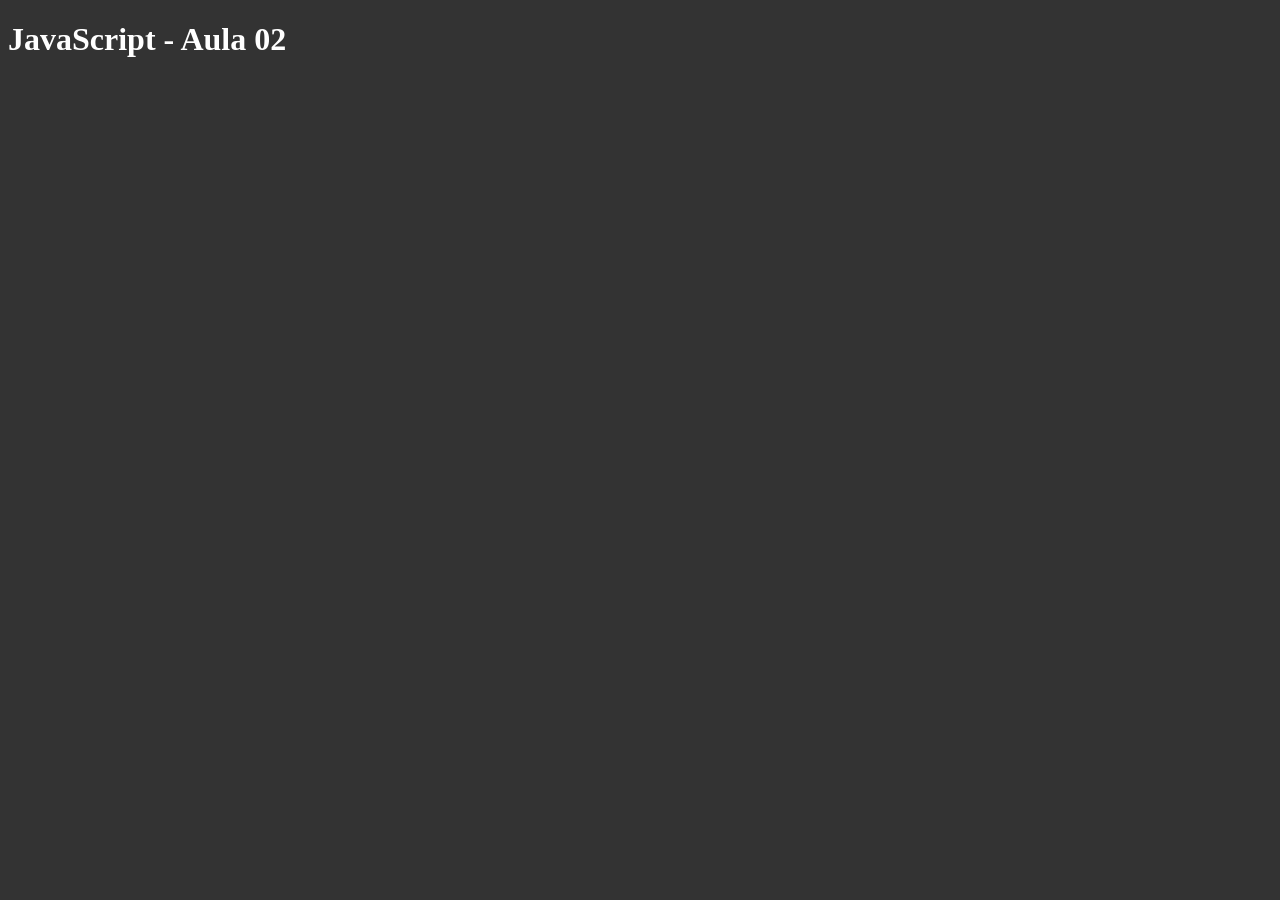
<file: 12-05-2026/index.html>
<!DOCTYPE html>
<html>
<head>
    <meta charset='utf-8'>
    <meta http-equiv='X-UA-Compatible' content='IE=edge'>
    <title>JS - Aula 02</title>
    <meta name='viewport' content='width=device-width, initial-scale=1'>
    <link rel='stylesheet' type='text/css' media='screen' href='main.css'>
    <!-- <script src='main.js'></script> -->
     <script>
        // exemplo de toFixed(2)
        const number1 = 2.4579
        const resultado = number1.toFixed(2);
        console.log("Resultado: " + resultado); 
     </script>
</head>
<body>
    <h1>JavaScript - Aula 02</h1>
</body>
</html>
</file>
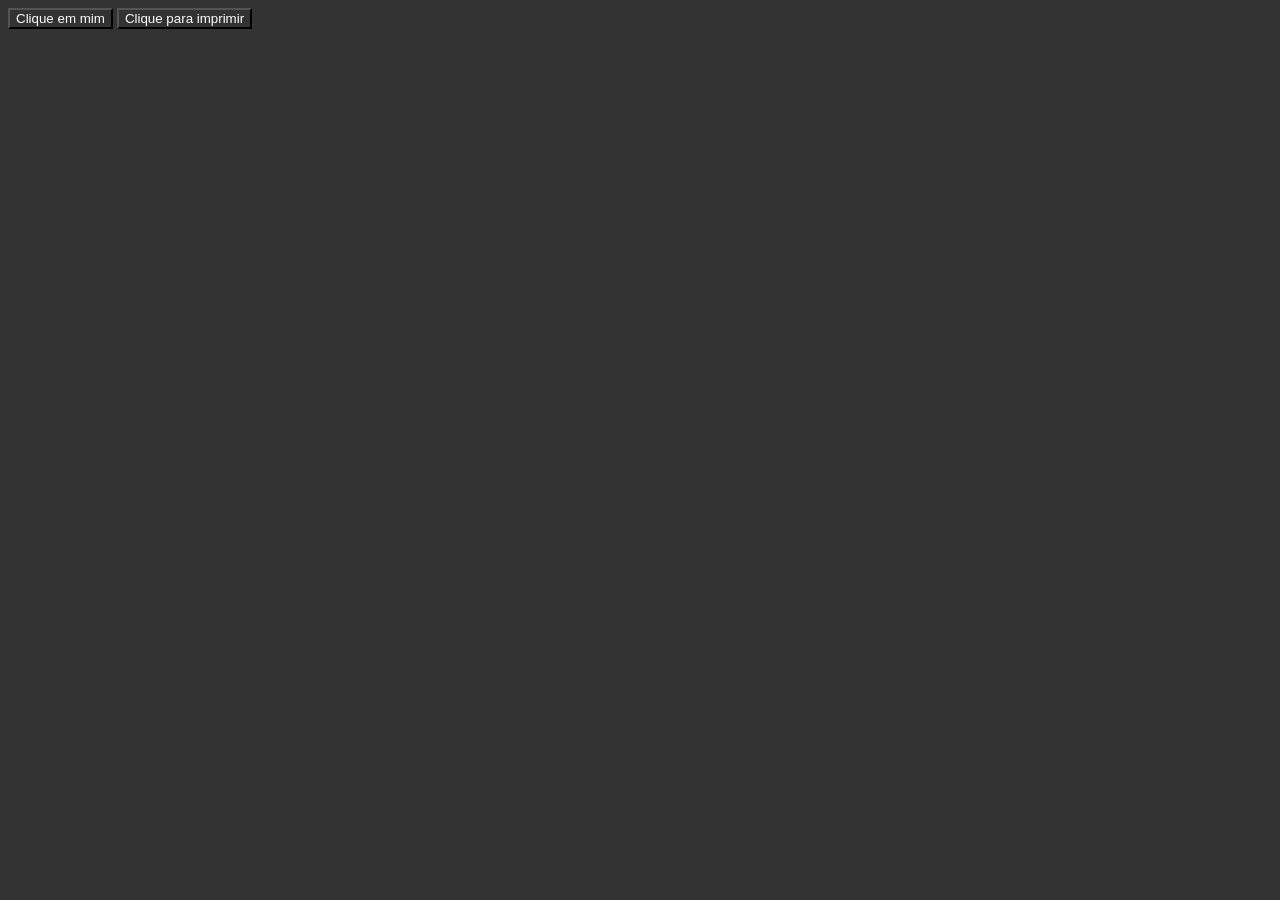
<file: 19-05-2026/index.html>
<!DOCTYPE html>
 <html>
 <head>
    <meta charset='utf-8'>
    <meta http-equiv='X-UA-Compatible' content='IE=edge'>
    <title>Aula JS - 19-05-2026</title>
    <meta name='viewport' content='width=device-width, initial-scale=1'>
    <link rel='stylesheet' type='text/css' media='screen' href='main.css'>
</head>
<body>
    <button id="mensagem">Clique em mim</button>
    <button id="imprimir">Clique para imprimir</button>
    <script src='main.js'></script>
 </body>
 </html>
</file>
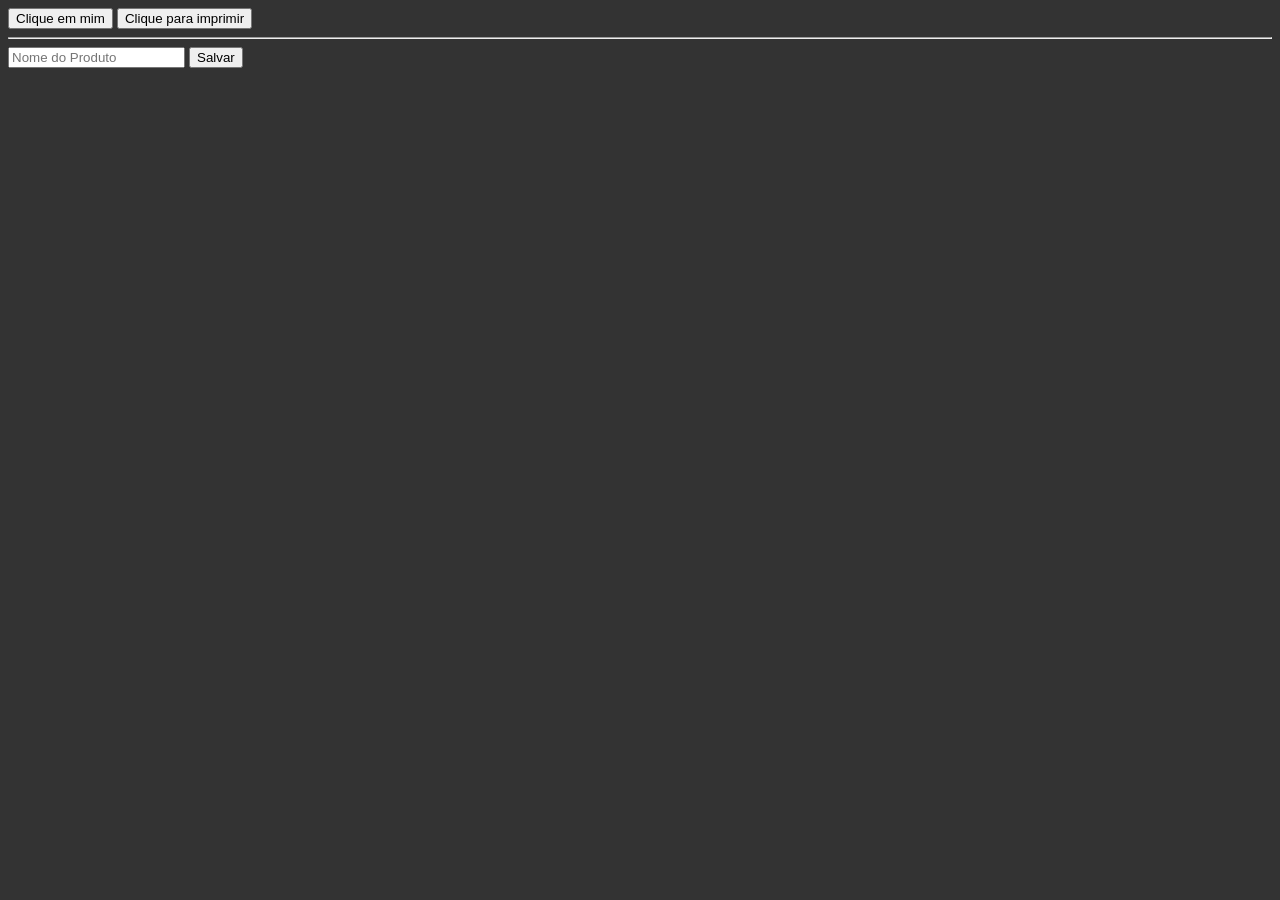
<file: 19-05-2026/exemplo1/index.html>
<!DOCTYPE html>
 <html>
 <head>
    <meta charset='utf-8'>
    <meta http-equiv='X-UA-Compatible' content='IE=edge'>
    <title>Aula JS - 19-05-2026</title>
    <meta name='viewport' content='width=device-width, initial-scale=1'>
    <link rel='stylesheet' type='text/css' media='screen' href='main.css'>
</head>
<body>
    <button id="mensagem">Clique em mim</button>
    <button id="imprimir">Clique para imprimir</button>
    <hr>
    <input type="text" id="produto" placeholder="Nome do Produto">
    <button id="salvar">Salvar</button>
    <script src='main.js'></script>
 </body>
 </html>
</file>
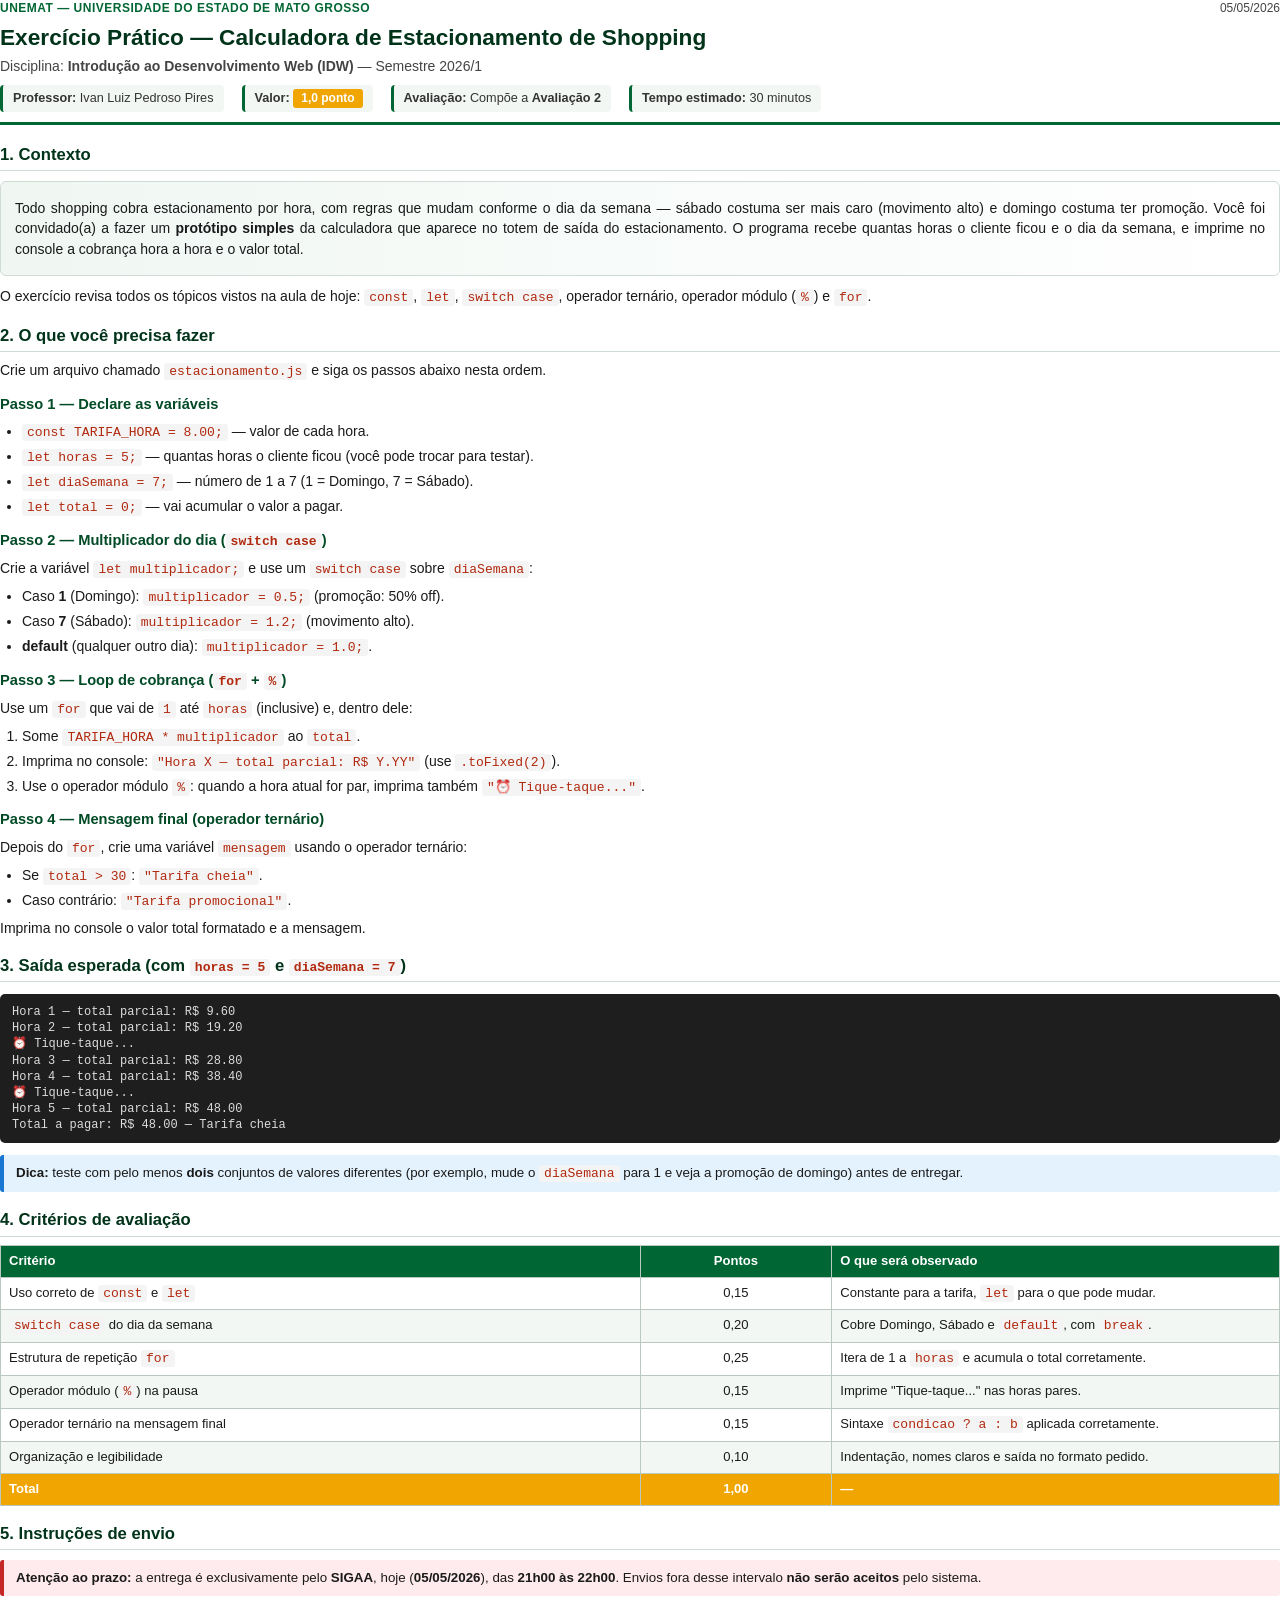
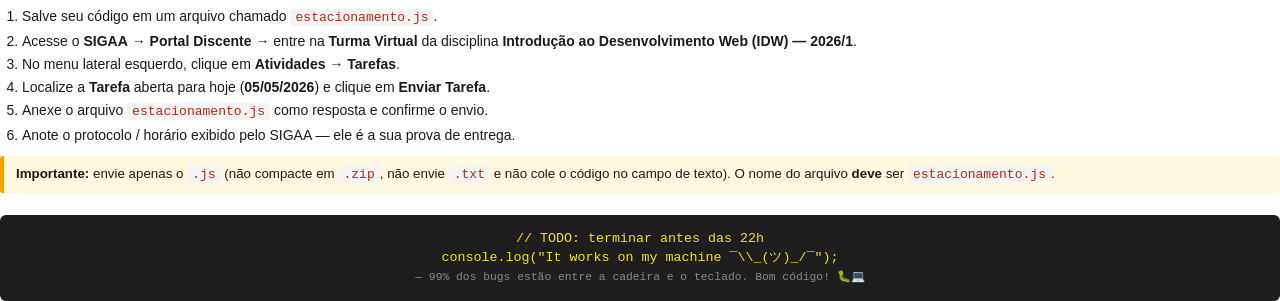
<file: exercicio.html>
<!DOCTYPE html>
<html lang="pt-BR">
<head>
<meta charset="UTF-8">
<title>Exercício de JavaScript — IDW 2026/1</title>
<style>
  @page {
    size: A4;
    margin: 2cm 2cm 2.2cm 2cm;
    @bottom-center {
      content: "UNEMAT — IDW 2026/1 — Prof. Ivan Luiz Pedroso Pires — pág. " counter(page) " de " counter(pages);
      font-family: 'Helvetica', sans-serif;
      font-size: 8.5pt;
      color: #666;
    }
  }

  * { box-sizing: border-box; }

  body {
    font-family: 'Helvetica', 'Arial', sans-serif;
    font-size: 10.5pt;
    line-height: 1.45;
    color: #1a1a1a;
    margin: 0;
  }

  header {
    border-bottom: 3px solid #006633;
    padding-bottom: 10px;
    margin-bottom: 18px;
  }

  .top-bar {
    display: flex;
    justify-content: space-between;
    align-items: flex-start;
    font-size: 9pt;
    color: #444;
    margin-bottom: 4px;
  }

  .top-bar .left { font-weight: bold; color: #006633; letter-spacing: 0.5px; }

  h1 {
    font-size: 17pt;
    margin: 4px 0 2px 0;
    color: #003319;
  }

  .subtitle {
    font-size: 10.5pt;
    color: #444;
    margin-top: 2px;
  }

  .meta {
    display: flex;
    gap: 18px;
    margin-top: 8px;
    font-size: 9.5pt;
    color: #333;
    flex-wrap: wrap;
  }

  .meta div { background: #f3f7f4; padding: 4px 10px; border-radius: 4px; border-left: 3px solid #006633; }

  h2 {
    font-size: 12.5pt;
    color: #003319;
    border-bottom: 1px solid #cfdcd3;
    padding-bottom: 3px;
    margin-top: 16px;
    margin-bottom: 8px;
  }

  h3 {
    font-size: 11pt;
    color: #004a25;
    margin-top: 12px;
    margin-bottom: 6px;
  }

  p { margin: 6px 0; text-align: justify; }

  ol, ul { margin: 6px 0 6px 22px; padding: 0; }
  li { margin: 3px 0; }

  code {
    font-family: 'Courier New', 'Consolas', monospace;
    background: #f4f4f4;
    padding: 1px 5px;
    border-radius: 3px;
    font-size: 9.8pt;
    color: #b1290f;
  }

  pre {
    background: #1e1e1e;
    color: #dcdcdc;
    padding: 10px 12px;
    border-radius: 5px;
    font-size: 9pt;
    line-height: 1.35;
    page-break-inside: avoid;
  }

  table {
    width: 100%;
    border-collapse: collapse;
    margin: 8px 0 10px 0;
    font-size: 9.8pt;
  }

  th, td {
    border: 1px solid #b9c8c0;
    padding: 6px 8px;
    text-align: left;
    vertical-align: top;
  }

  th {
    background: #006633;
    color: white;
    font-weight: bold;
  }

  tr:nth-child(even) td { background: #f3f7f4; }

  .callout {
    background: #fff8e1;
    border-left: 4px solid #f0a500;
    padding: 8px 12px;
    margin: 10px 0;
    font-size: 10pt;
    border-radius: 3px;
  }

  .callout-info {
    background: #e3f2fd;
    border-left: 4px solid #1976d2;
    padding: 8px 12px;
    margin: 10px 0;
    font-size: 10pt;
    border-radius: 3px;
  }

  .callout-danger {
    background: #ffebee;
    border-left: 4px solid #c62828;
    padding: 8px 12px;
    margin: 10px 0;
    font-size: 10pt;
    border-radius: 3px;
  }

  .scenario {
    background: linear-gradient(90deg, #f0f7f3 0%, #ffffff 100%);
    border: 1px solid #cfdcd3;
    border-radius: 6px;
    padding: 10px 14px;
    margin: 10px 0;
  }

  .footer-meme {
    margin-top: 22px;
    padding: 14px;
    background: #1e1e1e;
    color: #f7df1e;
    border-radius: 6px;
    font-family: 'Courier New', monospace;
    font-size: 10pt;
    text-align: center;
  }

  .footer-meme .author { color: #888; font-size: 8.5pt; margin-top: 6px; }

  .ponto {
    display: inline-block;
    background: #f0a500;
    color: white;
    padding: 1px 8px;
    border-radius: 3px;
    font-size: 9pt;
    font-weight: bold;
  }
</style>
</head>
<body>

<header>
  <div class="top-bar">
    <span class="left">UNEMAT — UNIVERSIDADE DO ESTADO DE MATO GROSSO</span>
    <span>05/05/2026</span>
  </div>
  <h1>Exercício Prático — Calculadora de Estacionamento de Shopping</h1>
  <div class="subtitle">Disciplina: <b>Introdução ao Desenvolvimento Web (IDW)</b> — Semestre 2026/1</div>
  <div class="meta">
    <div><b>Professor:</b> Ivan Luiz Pedroso Pires</div>
    <div><b>Valor:</b> <span class="ponto">1,0 ponto</span></div>
    <div><b>Avaliação:</b> Compõe a <b>Avaliação 2</b></div>
    <div><b>Tempo estimado:</b> 30 minutos</div>
  </div>
</header>

<h2>1. Contexto</h2>

<div class="scenario">
<p>Todo shopping cobra estacionamento por hora, com regras que mudam conforme o dia da semana — sábado costuma ser mais caro (movimento alto) e domingo costuma ter promoção. Você foi convidado(a) a fazer um <b>protótipo simples</b> da calculadora que aparece no totem de saída do estacionamento. O programa recebe quantas horas o cliente ficou e o dia da semana, e imprime no console a cobrança hora a hora e o valor total.</p>
</div>

<p>O exercício revisa todos os tópicos vistos na aula de hoje: <code>const</code>, <code>let</code>, <code>switch case</code>, operador ternário, operador módulo (<code>%</code>) e <code>for</code>.</p>

<h2>2. O que você precisa fazer</h2>

<p>Crie um arquivo chamado <code>estacionamento.js</code> e siga os passos abaixo nesta ordem.</p>

<h3>Passo 1 — Declare as variáveis</h3>
<ul>
  <li><code>const TARIFA_HORA = 8.00;</code> — valor de cada hora.</li>
  <li><code>let horas = 5;</code> — quantas horas o cliente ficou (você pode trocar para testar).</li>
  <li><code>let diaSemana = 7;</code> — número de 1 a 7 (1 = Domingo, 7 = Sábado).</li>
  <li><code>let total = 0;</code> — vai acumular o valor a pagar.</li>
</ul>

<h3>Passo 2 — Multiplicador do dia (<code>switch case</code>)</h3>
<p>Crie a variável <code>let multiplicador;</code> e use um <code>switch case</code> sobre <code>diaSemana</code>:</p>
<ul>
  <li>Caso <b>1</b> (Domingo): <code>multiplicador = 0.5;</code> (promoção: 50% off).</li>
  <li>Caso <b>7</b> (Sábado): <code>multiplicador = 1.2;</code> (movimento alto).</li>
  <li><b>default</b> (qualquer outro dia): <code>multiplicador = 1.0;</code>.</li>
</ul>

<h3>Passo 3 — Loop de cobrança (<code>for</code> + <code>%</code>)</h3>
<p>Use um <code>for</code> que vai de <code>1</code> até <code>horas</code> (inclusive) e, dentro dele:</p>
<ol>
  <li>Some <code>TARIFA_HORA * multiplicador</code> ao <code>total</code>.</li>
  <li>Imprima no console: <code>"Hora X — total parcial: R$ Y.YY"</code> (use <code>.toFixed(2)</code>).</li>
  <li>Use o operador módulo <code>%</code>: quando a hora atual for par, imprima também <code>"⏰ Tique-taque..."</code>.</li>
</ol>

<h3>Passo 4 — Mensagem final (operador ternário)</h3>
<p>Depois do <code>for</code>, crie uma variável <code>mensagem</code> usando o operador ternário:</p>
<ul>
  <li>Se <code>total &gt; 30</code>: <code>"Tarifa cheia"</code>.</li>
  <li>Caso contrário: <code>"Tarifa promocional"</code>.</li>
</ul>
<p>Imprima no console o valor total formatado e a mensagem.</p>

<h2>3. Saída esperada (com <code>horas = 5</code> e <code>diaSemana = 7</code>)</h2>

<pre>Hora 1 — total parcial: R$ 9.60
Hora 2 — total parcial: R$ 19.20
⏰ Tique-taque...
Hora 3 — total parcial: R$ 28.80
Hora 4 — total parcial: R$ 38.40
⏰ Tique-taque...
Hora 5 — total parcial: R$ 48.00
Total a pagar: R$ 48.00 — Tarifa cheia</pre>

<div class="callout-info">
<b>Dica:</b> teste com pelo menos <b>dois</b> conjuntos de valores diferentes (por exemplo, mude o <code>diaSemana</code> para 1 e veja a promoção de domingo) antes de entregar.
</div>

<h2>4. Critérios de avaliação</h2>

<table>
  <thead>
    <tr>
      <th style="width: 50%;">Critério</th>
      <th style="width: 15%; text-align:center;">Pontos</th>
      <th style="width: 35%;">O que será observado</th>
    </tr>
  </thead>
  <tbody>
    <tr>
      <td>Uso correto de <code>const</code> e <code>let</code></td>
      <td style="text-align:center;">0,15</td>
      <td>Constante para a tarifa, <code>let</code> para o que pode mudar.</td>
    </tr>
    <tr>
      <td><code>switch case</code> do dia da semana</td>
      <td style="text-align:center;">0,20</td>
      <td>Cobre Domingo, Sábado e <code>default</code>, com <code>break</code>.</td>
    </tr>
    <tr>
      <td>Estrutura de repetição <code>for</code></td>
      <td style="text-align:center;">0,25</td>
      <td>Itera de 1 a <code>horas</code> e acumula o total corretamente.</td>
    </tr>
    <tr>
      <td>Operador módulo (<code>%</code>) na pausa</td>
      <td style="text-align:center;">0,15</td>
      <td>Imprime "Tique-taque..." nas horas pares.</td>
    </tr>
    <tr>
      <td>Operador ternário na mensagem final</td>
      <td style="text-align:center;">0,15</td>
      <td>Sintaxe <code>condicao ? a : b</code> aplicada corretamente.</td>
    </tr>
    <tr>
      <td>Organização e legibilidade</td>
      <td style="text-align:center;">0,10</td>
      <td>Indentação, nomes claros e saída no formato pedido.</td>
    </tr>
    <tr style="background:#f0a500; color:white; font-weight:bold;">
      <td><b>Total</b></td>
      <td style="text-align:center;"><b>1,00</b></td>
      <td>—</td>
    </tr>
  </tbody>
</table>

<h2>5. Instruções de envio</h2>

<div class="callout-danger">
<b>Atenção ao prazo:</b> a entrega é exclusivamente pelo <b>SIGAA</b>, hoje (<b>05/05/2026</b>), das <b>21h00 às 22h00</b>. Envios fora desse intervalo <b>não serão aceitos</b> pelo sistema.
</div>

<ol>
  <li>Salve seu código em um arquivo chamado <code>estacionamento.js</code>.</li>
  <li>Acesse o <b>SIGAA</b> &rarr; <b>Portal Discente</b> &rarr; entre na <b>Turma Virtual</b> da disciplina <b>Introdução ao Desenvolvimento Web (IDW) — 2026/1</b>.</li>
  <li>No menu lateral esquerdo, clique em <b>Atividades</b> &rarr; <b>Tarefas</b>.</li>
  <li>Localize a <b>Tarefa</b> aberta para hoje (<b>05/05/2026</b>) e clique em <b>Enviar Tarefa</b>.</li>
  <li>Anexe o arquivo <code>estacionamento.js</code> como resposta e confirme o envio.</li>
  <li>Anote o protocolo / horário exibido pelo SIGAA — ele é a sua prova de entrega.</li>
</ol>

<div class="callout">
<b>Importante:</b> envie apenas o <code>.js</code> (não compacte em <code>.zip</code>, não envie <code>.txt</code> e não cole o código no campo de texto). O nome do arquivo <b>deve</b> ser <code>estacionamento.js</code>.
</div>

<div class="footer-meme">
  // TODO: terminar antes das 22h<br>
  console.log("It works on my machine ¯\\_(ツ)_/¯");<br>
  <span class="author">— 99% dos bugs estão entre a cadeira e o teclado. Bom código! 🐛💻</span>
</div>

</body>
</html>
</file>
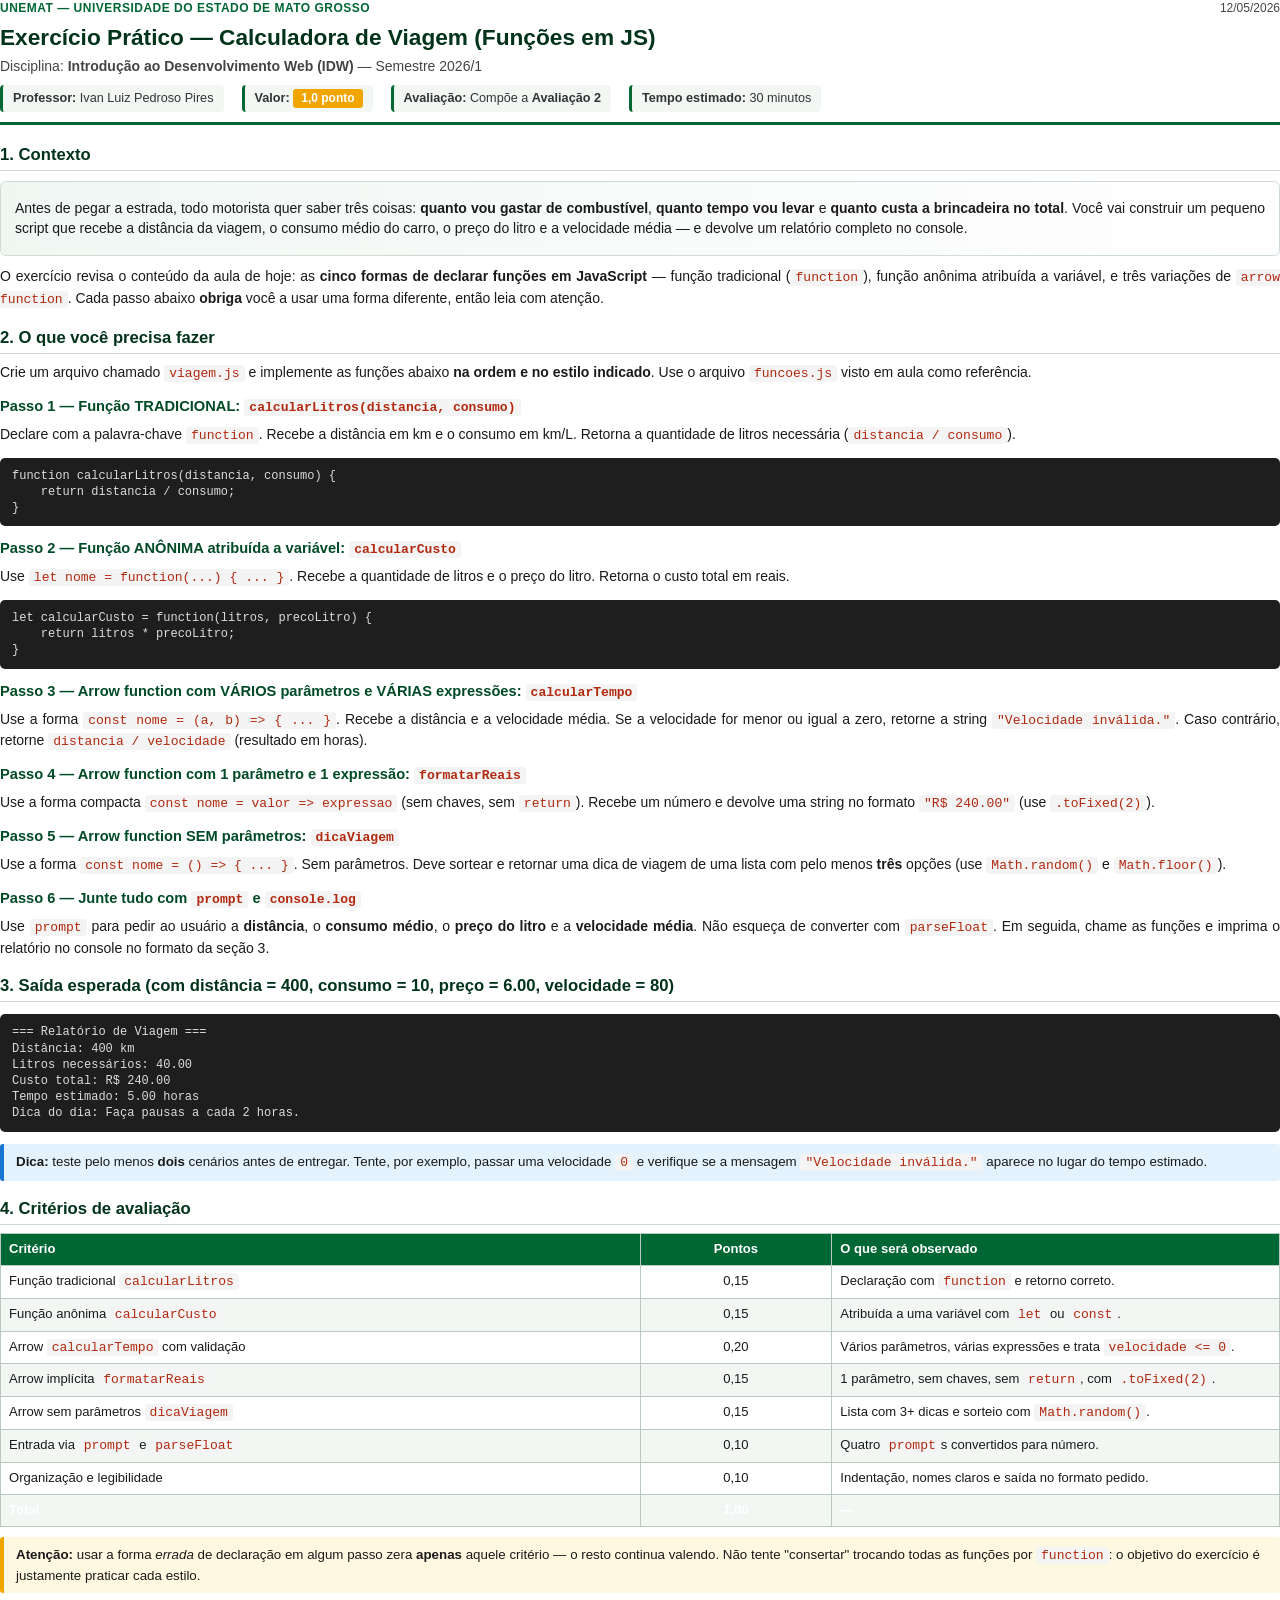
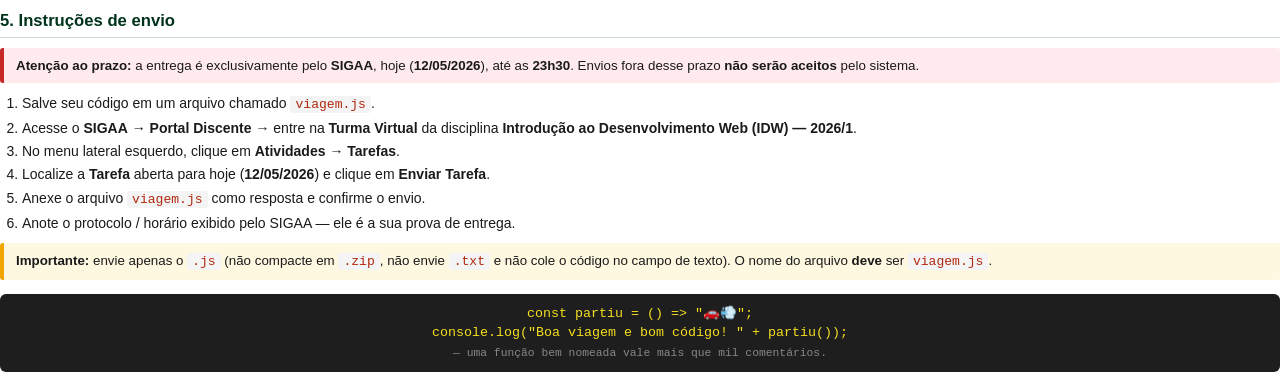
<file: 12-05-2026/exercicio.html>
<!DOCTYPE html>
<html lang="pt-BR">
<head>
<meta charset="UTF-8">
<title>Exercício de JavaScript — IDW 2026/1</title>
<style>
  @page {
    size: A4;
    margin: 2cm 2cm 2.2cm 2cm;
    @bottom-center {
      content: "UNEMAT — IDW 2026/1 — Prof. Ivan Luiz Pedroso Pires — pág. " counter(page) " de " counter(pages);
      font-family: 'Helvetica', sans-serif;
      font-size: 8.5pt;
      color: #666;
    }
  }

  * { box-sizing: border-box; }

  body {
    font-family: 'Helvetica', 'Arial', sans-serif;
    font-size: 10.5pt;
    line-height: 1.45;
    color: #1a1a1a;
    margin: 0;
  }

  header {
    border-bottom: 3px solid #006633;
    padding-bottom: 10px;
    margin-bottom: 18px;
  }

  .top-bar {
    display: flex;
    justify-content: space-between;
    align-items: flex-start;
    font-size: 9pt;
    color: #444;
    margin-bottom: 4px;
  }

  .top-bar .left { font-weight: bold; color: #006633; letter-spacing: 0.5px; }

  h1 {
    font-size: 17pt;
    margin: 4px 0 2px 0;
    color: #003319;
  }

  .subtitle {
    font-size: 10.5pt;
    color: #444;
    margin-top: 2px;
  }

  .meta {
    display: flex;
    gap: 18px;
    margin-top: 8px;
    font-size: 9.5pt;
    color: #333;
    flex-wrap: wrap;
  }

  .meta div { background: #f3f7f4; padding: 4px 10px; border-radius: 4px; border-left: 3px solid #006633; }

  h2 {
    font-size: 12.5pt;
    color: #003319;
    border-bottom: 1px solid #cfdcd3;
    padding-bottom: 3px;
    margin-top: 16px;
    margin-bottom: 8px;
  }

  h3 {
    font-size: 11pt;
    color: #004a25;
    margin-top: 12px;
    margin-bottom: 6px;
  }

  p { margin: 6px 0; text-align: justify; }

  ol, ul { margin: 6px 0 6px 22px; padding: 0; }
  li { margin: 3px 0; }

  code {
    font-family: 'Courier New', 'Consolas', monospace;
    background: #f4f4f4;
    padding: 1px 5px;
    border-radius: 3px;
    font-size: 9.8pt;
    color: #b1290f;
  }

  pre {
    background: #1e1e1e;
    color: #dcdcdc;
    padding: 10px 12px;
    border-radius: 5px;
    font-size: 9pt;
    line-height: 1.35;
    page-break-inside: avoid;
    white-space: pre-wrap;
  }

  table {
    width: 100%;
    border-collapse: collapse;
    margin: 8px 0 10px 0;
    font-size: 9.8pt;
  }

  th, td {
    border: 1px solid #b9c8c0;
    padding: 6px 8px;
    text-align: left;
    vertical-align: top;
  }

  tr { page-break-inside: avoid; }

  .footer-meme { page-break-before: avoid; }

  th {
    background: #006633;
    color: white;
    font-weight: bold;
  }

  tr:nth-child(even) td { background: #f3f7f4; }

  .callout {
    background: #fff8e1;
    border-left: 4px solid #f0a500;
    padding: 8px 12px;
    margin: 10px 0;
    font-size: 10pt;
    border-radius: 3px;
  }

  .callout-info {
    background: #e3f2fd;
    border-left: 4px solid #1976d2;
    padding: 8px 12px;
    margin: 10px 0;
    font-size: 10pt;
    border-radius: 3px;
  }

  .callout-danger {
    background: #ffebee;
    border-left: 4px solid #c62828;
    padding: 8px 12px;
    margin: 10px 0;
    font-size: 10pt;
    border-radius: 3px;
  }

  .scenario {
    background: linear-gradient(90deg, #f0f7f3 0%, #ffffff 100%);
    border: 1px solid #cfdcd3;
    border-radius: 6px;
    padding: 10px 14px;
    margin: 10px 0;
  }

  .footer-meme {
    margin-top: 14px;
    padding: 10px;
    background: #1e1e1e;
    color: #f7df1e;
    border-radius: 6px;
    font-family: 'Courier New', monospace;
    font-size: 10pt;
    text-align: center;
  }

  .footer-meme .author { color: #888; font-size: 8.5pt; margin-top: 6px; }

  .ponto {
    display: inline-block;
    background: #f0a500;
    color: white;
    padding: 1px 8px;
    border-radius: 3px;
    font-size: 9pt;
    font-weight: bold;
  }
</style>
</head>
<body>

<header>
  <div class="top-bar">
    <span class="left">UNEMAT — UNIVERSIDADE DO ESTADO DE MATO GROSSO</span>
    <span>12/05/2026</span>
  </div>
  <h1>Exercício Prático — Calculadora de Viagem (Funções em JS)</h1>
  <div class="subtitle">Disciplina: <b>Introdução ao Desenvolvimento Web (IDW)</b> — Semestre 2026/1</div>
  <div class="meta">
    <div><b>Professor:</b> Ivan Luiz Pedroso Pires</div>
    <div><b>Valor:</b> <span class="ponto">1,0 ponto</span></div>
    <div><b>Avaliação:</b> Compõe a <b>Avaliação 2</b></div>
    <div><b>Tempo estimado:</b> 30 minutos</div>
  </div>
</header>

<h2>1. Contexto</h2>

<div class="scenario">
<p>Antes de pegar a estrada, todo motorista quer saber três coisas: <b>quanto vou gastar de combustível</b>, <b>quanto tempo vou levar</b> e <b>quanto custa a brincadeira no total</b>. Você vai construir um pequeno script que recebe a distância da viagem, o consumo médio do carro, o preço do litro e a velocidade média — e devolve um relatório completo no console.</p>
</div>

<p>O exercício revisa o conteúdo da aula de hoje: as <b>cinco formas de declarar funções em JavaScript</b> — função tradicional (<code>function</code>), função anônima atribuída a variável, e três variações de <code>arrow function</code>. Cada passo abaixo <b>obriga</b> você a usar uma forma diferente, então leia com atenção.</p>

<h2>2. O que você precisa fazer</h2>

<p>Crie um arquivo chamado <code>viagem.js</code> e implemente as funções abaixo <b>na ordem e no estilo indicado</b>. Use o arquivo <code>funcoes.js</code> visto em aula como referência.</p>

<h3>Passo 1 — Função TRADICIONAL: <code>calcularLitros(distancia, consumo)</code></h3>
<p>Declare com a palavra-chave <code>function</code>. Recebe a distância em km e o consumo em km/L. Retorna a quantidade de litros necessária (<code>distancia / consumo</code>).</p>
<pre>function calcularLitros(distancia, consumo) {
    return distancia / consumo;
}</pre>

<h3>Passo 2 — Função ANÔNIMA atribuída a variável: <code>calcularCusto</code></h3>
<p>Use <code>let nome = function(...) { ... }</code>. Recebe a quantidade de litros e o preço do litro. Retorna o custo total em reais.</p>
<pre>let calcularCusto = function(litros, precoLitro) {
    return litros * precoLitro;
}</pre>

<h3>Passo 3 — Arrow function com VÁRIOS parâmetros e VÁRIAS expressões: <code>calcularTempo</code></h3>
<p>Use a forma <code>const nome = (a, b) =&gt; { ... }</code>. Recebe a distância e a velocidade média. Se a velocidade for menor ou igual a zero, retorne a string <code>"Velocidade inválida."</code>. Caso contrário, retorne <code>distancia / velocidade</code> (resultado em horas).</p>

<h3>Passo 4 — Arrow function com 1 parâmetro e 1 expressão: <code>formatarReais</code></h3>
<p>Use a forma compacta <code>const nome = valor =&gt; expressao</code> (sem chaves, sem <code>return</code>). Recebe um número e devolve uma string no formato <code>"R$ 240.00"</code> (use <code>.toFixed(2)</code>).</p>

<h3>Passo 5 — Arrow function SEM parâmetros: <code>dicaViagem</code></h3>
<p>Use a forma <code>const nome = () =&gt; { ... }</code>. Sem parâmetros. Deve sortear e retornar uma dica de viagem de uma lista com pelo menos <b>três</b> opções (use <code>Math.random()</code> e <code>Math.floor()</code>).</p>

<h3>Passo 6 — Junte tudo com <code>prompt</code> e <code>console.log</code></h3>
<p>Use <code>prompt</code> para pedir ao usuário a <b>distância</b>, o <b>consumo médio</b>, o <b>preço do litro</b> e a <b>velocidade média</b>. Não esqueça de converter com <code>parseFloat</code>. Em seguida, chame as funções e imprima o relatório no console no formato da seção 3.</p>

<h2>3. Saída esperada (com distância = 400, consumo = 10, preço = 6.00, velocidade = 80)</h2>

<pre>=== Relatório de Viagem ===
Distância: 400 km
Litros necessários: 40.00
Custo total: R$ 240.00
Tempo estimado: 5.00 horas
Dica do dia: Faça pausas a cada 2 horas.</pre>

<div class="callout-info">
<b>Dica:</b> teste pelo menos <b>dois</b> cenários antes de entregar. Tente, por exemplo, passar uma velocidade <code>0</code> e verifique se a mensagem <code>"Velocidade inválida."</code> aparece no lugar do tempo estimado.
</div>

<h2>4. Critérios de avaliação</h2>

<table>
  <thead>
    <tr>
      <th style="width: 50%;">Critério</th>
      <th style="width: 15%; text-align:center;">Pontos</th>
      <th style="width: 35%;">O que será observado</th>
    </tr>
  </thead>
  <tbody>
    <tr>
      <td>Função tradicional <code>calcularLitros</code></td>
      <td style="text-align:center;">0,15</td>
      <td>Declaração com <code>function</code> e retorno correto.</td>
    </tr>
    <tr>
      <td>Função anônima <code>calcularCusto</code></td>
      <td style="text-align:center;">0,15</td>
      <td>Atribuída a uma variável com <code>let</code> ou <code>const</code>.</td>
    </tr>
    <tr>
      <td>Arrow <code>calcularTempo</code> com validação</td>
      <td style="text-align:center;">0,20</td>
      <td>Vários parâmetros, várias expressões e trata <code>velocidade &lt;= 0</code>.</td>
    </tr>
    <tr>
      <td>Arrow implícita <code>formatarReais</code></td>
      <td style="text-align:center;">0,15</td>
      <td>1 parâmetro, sem chaves, sem <code>return</code>, com <code>.toFixed(2)</code>.</td>
    </tr>
    <tr>
      <td>Arrow sem parâmetros <code>dicaViagem</code></td>
      <td style="text-align:center;">0,15</td>
      <td>Lista com 3+ dicas e sorteio com <code>Math.random()</code>.</td>
    </tr>
    <tr>
      <td>Entrada via <code>prompt</code> e <code>parseFloat</code></td>
      <td style="text-align:center;">0,10</td>
      <td>Quatro <code>prompt</code>s convertidos para número.</td>
    </tr>
    <tr>
      <td>Organização e legibilidade</td>
      <td style="text-align:center;">0,10</td>
      <td>Indentação, nomes claros e saída no formato pedido.</td>
    </tr>
    <tr style="background:#f0a500; color:white; font-weight:bold;">
      <td><b>Total</b></td>
      <td style="text-align:center;"><b>1,00</b></td>
      <td>—</td>
    </tr>
  </tbody>
</table>

<div class="callout">
<b>Atenção:</b> usar a forma <i>errada</i> de declaração em algum passo zera <b>apenas</b> aquele critério — o resto continua valendo. Não tente "consertar" trocando todas as funções por <code>function</code>: o objetivo do exercício é justamente praticar cada estilo.
</div>

<h2>5. Instruções de envio</h2>

<div class="callout-danger">
<b>Atenção ao prazo:</b> a entrega é exclusivamente pelo <b>SIGAA</b>, hoje (<b>12/05/2026</b>), até as <b>23h30</b>. Envios fora desse prazo <b>não serão aceitos</b> pelo sistema.
</div>

<ol>
  <li>Salve seu código em um arquivo chamado <code>viagem.js</code>.</li>
  <li>Acesse o <b>SIGAA</b> &rarr; <b>Portal Discente</b> &rarr; entre na <b>Turma Virtual</b> da disciplina <b>Introdução ao Desenvolvimento Web (IDW) — 2026/1</b>.</li>
  <li>No menu lateral esquerdo, clique em <b>Atividades</b> &rarr; <b>Tarefas</b>.</li>
  <li>Localize a <b>Tarefa</b> aberta para hoje (<b>12/05/2026</b>) e clique em <b>Enviar Tarefa</b>.</li>
  <li>Anexe o arquivo <code>viagem.js</code> como resposta e confirme o envio.</li>
  <li>Anote o protocolo / horário exibido pelo SIGAA — ele é a sua prova de entrega.</li>
</ol>

<div class="callout">
<b>Importante:</b> envie apenas o <code>.js</code> (não compacte em <code>.zip</code>, não envie <code>.txt</code> e não cole o código no campo de texto). O nome do arquivo <b>deve</b> ser <code>viagem.js</code>.
</div>

<div class="footer-meme">
  const partiu = () =&gt; "🚗💨";<br>
  console.log("Boa viagem e bom código! " + partiu());<br>
  <span class="author">— uma função bem nomeada vale mais que mil comentários.</span>
</div>

</body>
</html>
</file>
<file: 12-05-2026/main.css>
*{
    background-color: #333;
    color: #fff;
}
</file>
<file: 19-05-2026/main.css>
*{
    background-color: #333;
    color:#fff;
}
</file>
<file: 19-05-2026/exemplo1/main.css>
body{
    background-color: #333;
    color:#fff;
}
</file>
